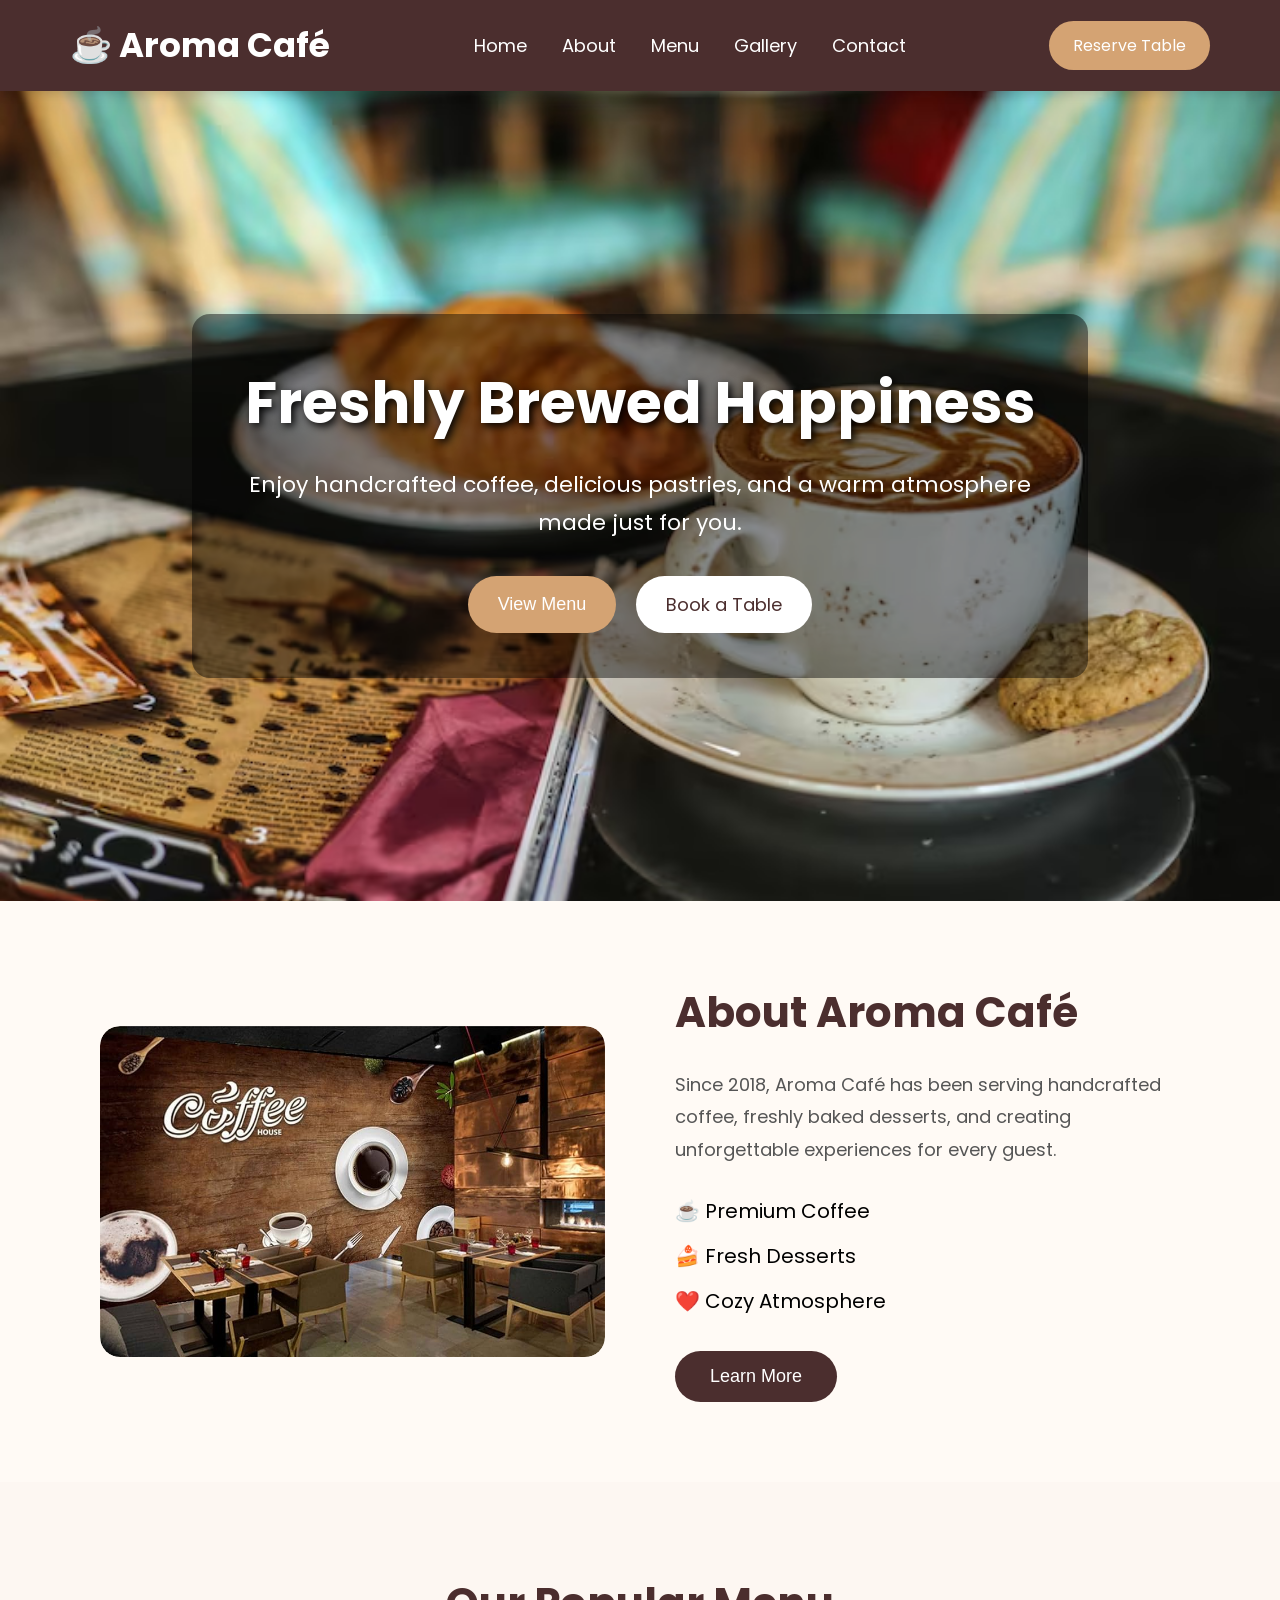
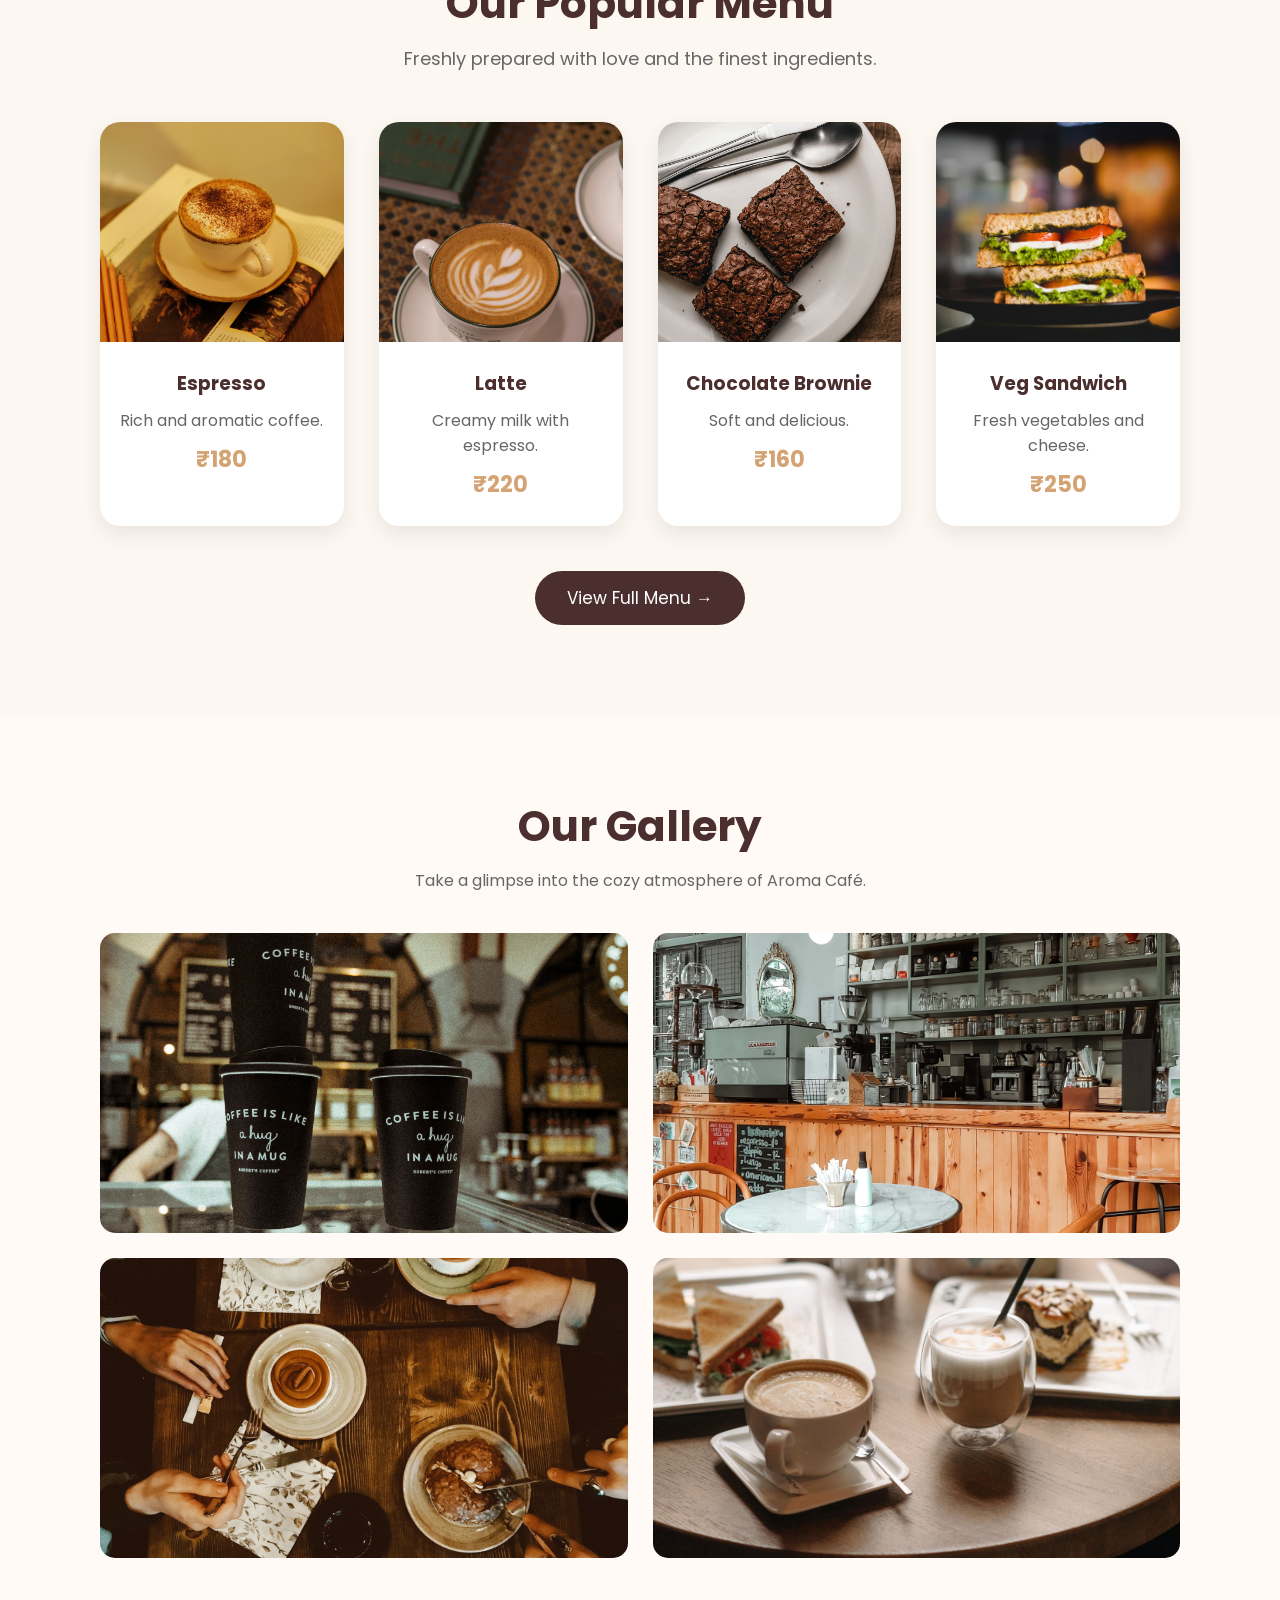
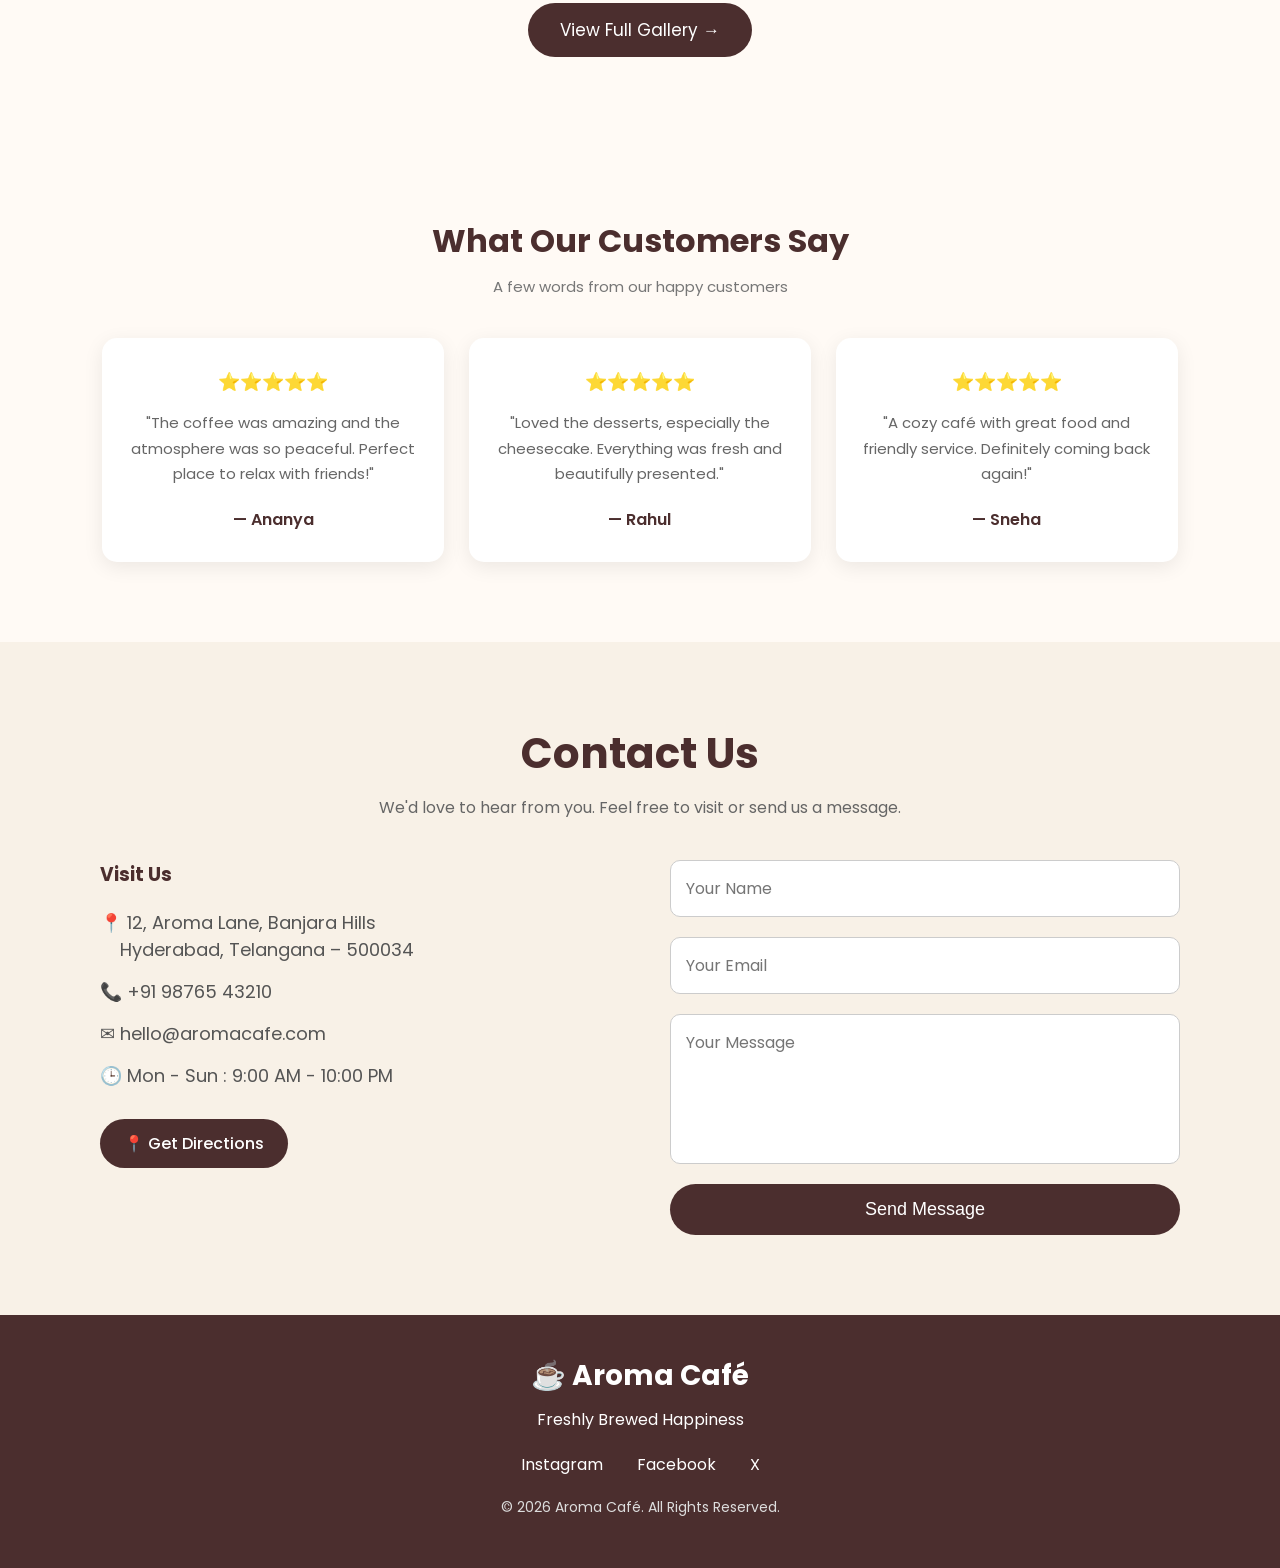
<file: index.html>
<!DOCTYPE html>
<html lang="en">

<head>
    <meta charset="UTF-8">
    <meta name="viewport" content="width=device-width, initial-scale=1.0">

    <title>Aroma Café | Home</title>

    <link
        href="https://fonts.googleapis.com/css2?family=Poppins:wght@300;400;500;600;700&display=swap"
        rel="stylesheet"
    >

    <link rel="stylesheet" href="style.css">
</head>


<body>

    <!-- ================= NAVBAR ================= -->

    <header>
        <nav class="navbar">

            <div class="logo">
                ☕ Aroma Café
            </div>

            <ul class="nav-links">

                <li>
                    <a href="index.html">Home</a>
                </li>

                <li>
                    <a href="#about">About</a>
                </li>

                <li>
                    <a href="menu.html">Menu</a>
                </li>

                <li>
                    <a href="gallery.html">Gallery</a>
                </li>

                <li>
                    <a href="#contact">Contact</a>
                </li>

            </ul>

            <a href="reservation.html" class="btn">
                Reserve Table
            </a>

        </nav>
    </header>


    <!-- ================= HERO ================= -->

    <section id="home" class="hero">

        <div class="hero-content">

            <h1>Freshly Brewed Happiness</h1>

            <p>
                Enjoy handcrafted coffee, delicious pastries,
                and a warm atmosphere made just for you.
            </p>

            <div class="hero-buttons">

                <button class="menu-btn">
                    View Menu
                </button>

                <a href="reservation.html" class="book-btn">
                    Book a Table
                </a>

            </div>

        </div>

    </section>


    <!-- ================= ABOUT ================= -->

    <section id="about" class="about">

        <div class="about-image">

            <img
                src="images/about.jpg"
                alt="Aroma Café Interior"
            >

        </div>


        <div class="about-content">

            <h2>About Aroma Café</h2>

            <p>
                Since 2018, Aroma Café has been serving handcrafted
                coffee, freshly baked desserts, and creating unforgettable
                experiences for every guest.
            </p>

            <div class="features">

                <div>☕ Premium Coffee</div>

                <div>🍰 Fresh Desserts</div>

                <div>❤️ Cozy Atmosphere</div>

            </div>

            <button class="learn-btn">
                Learn More
            </button>

        </div>

    </section>


    <!-- ================= POPULAR MENU ================= -->

    <section class="menu">

        <h2>Our Popular Menu</h2>

        <p class="menu-subtitle">
            Freshly prepared with love and the finest ingredients.
        </p>


        <div class="menu-container">


            <div class="menu-card">

                <img src="images/coffee.jpg" alt="Espresso">

                <h3>Espresso</h3>

                <p>Rich and aromatic coffee.</p>

                <span>₹180</span>

            </div>


            <div class="menu-card">

                <img src="images/latte.jpg" alt="Latte">

                <h3>Latte</h3>

                <p>Creamy milk with espresso.</p>

                <span>₹220</span>

            </div>


            <div class="menu-card">

                <img src="images/brownie.jpg" alt="Chocolate Brownie">

                <h3>Chocolate Brownie</h3>

                <p>Soft and delicious.</p>

                <span>₹160</span>

            </div>


            <div class="menu-card">

                <img src="images/sandwich.jpg" alt="Veg Sandwich">

                <h3>Veg Sandwich</h3>

                <p>Fresh vegetables and cheese.</p>

                <span>₹250</span>

            </div>

        </div>


        <div class="view-more">

            <a href="menu.html">
                View Full Menu →
            </a>

        </div>

    </section>


    <!-- ================= GALLERY PREVIEW ================= -->

    <section class="gallery">

        <h2>Our Gallery</h2>

        <p>
            Take a glimpse into the cozy atmosphere of Aroma Café.
        </p>


        <div class="gallery-container">

            <img src="images/gallery1.jpg" alt="Cafe Gallery Image 1">

            <img src="images/gallery2.jpg" alt="Cafe Gallery Image 2">

            <img src="images/gallery3.jpg" alt="Cafe Gallery Image 3">

            <img src="images/gallery4.jpg" alt="Cafe Gallery Image 4">

        </div>


        <div class="view-more">

            <a href="gallery.html">
                View Full Gallery →
            </a>

        </div>

    </section>

    <!-- ================= TESTIMONIALS ================= -->

<section class="testimonials">

    <h2>What Our Customers Say</h2>

    <p class="section-subtitle">
        A few words from our happy customers
    </p>

    <div class="testimonial-container">

        <div class="testimonial-card">

            <div class="stars">
                ⭐⭐⭐⭐⭐
            </div>

            <p>
                "The coffee was amazing and the atmosphere was
                so peaceful. Perfect place to relax with friends!"
            </p>

            <h3>— Ananya</h3>

        </div>


        <div class="testimonial-card">

            <div class="stars">
                ⭐⭐⭐⭐⭐
            </div>

            <p>
                "Loved the desserts, especially the cheesecake.
                Everything was fresh and beautifully presented."
            </p>

            <h3>— Rahul</h3>

        </div>


        <div class="testimonial-card">

            <div class="stars">
                ⭐⭐⭐⭐⭐
            </div>

            <p>
                "A cozy café with great food and friendly service.
                Definitely coming back again!"
            </p>

            <h3>— Sneha</h3>

        </div>

    </div>

</section>

    <!-- ================= CONTACT ================= -->

    <section id="contact" class="contact">

        <h2>Contact Us</h2>

        <p>
            We'd love to hear from you. Feel free to visit
            or send us a message.
        </p>


        <div class="contact-container">

            <div class="contact-info">

                <h3>Visit Us</h3>

                <p>
                📍 12, Aroma Lane, Banjara Hills<br>
                &nbsp;&nbsp;&nbsp;&nbsp;Hyderabad, Telangana – 500034
                </p>

                <p>📞 +91 98765 43210</p>

                <p>✉ hello@aromacafe.com</p>

                <p>🕒 Mon - Sun : 9:00 AM - 10:00 PM</p>

                <a
                    href="https://www.google.com/maps/search/?api=1&query=12+Aroma+Lane+Banjara+Hills+Hyderabad+Telangana+500034"
                    target="_blank"
                    class="map-btn"
                >
            📍 Get Directions
                </a>

        </div>

            <form class="contact-form">

                <input
                    type="text"
                    placeholder="Your Name"
                >

                <input
                    type="email"
                    placeholder="Your Email"
                >

                <textarea
                    placeholder="Your Message"
                ></textarea>

                <button type="submit">
                    Send Message
                </button>

            </form>

        </div>

    </section>


    <!-- ================= FOOTER ================= -->

    <footer class="footer">

        <div class="footer-content">

            <h3>☕ Aroma Café</h3>

            <p>Freshly Brewed Happiness</p>


            <div class="social-links">

    <a href="https://www.instagram.com/"
       target="_blank"
       aria-label="Instagram">
        Instagram
    </a>

    <a href="https://www.facebook.com/"
       target="_blank"
       aria-label="Facebook">
        Facebook
    </a>

    <a href="https://x.com/"
       target="_blank"
       aria-label="X">
        X
    </a>

</div>


            <p class="copyright">
                © 2026 Aroma Café. All Rights Reserved.
            </p>

        </div>

    </footer>
<button id="backToTop" class="back-to-top">
    ↑
</button>

    <script src="script.js"></script>

</body>

</html>
</file>
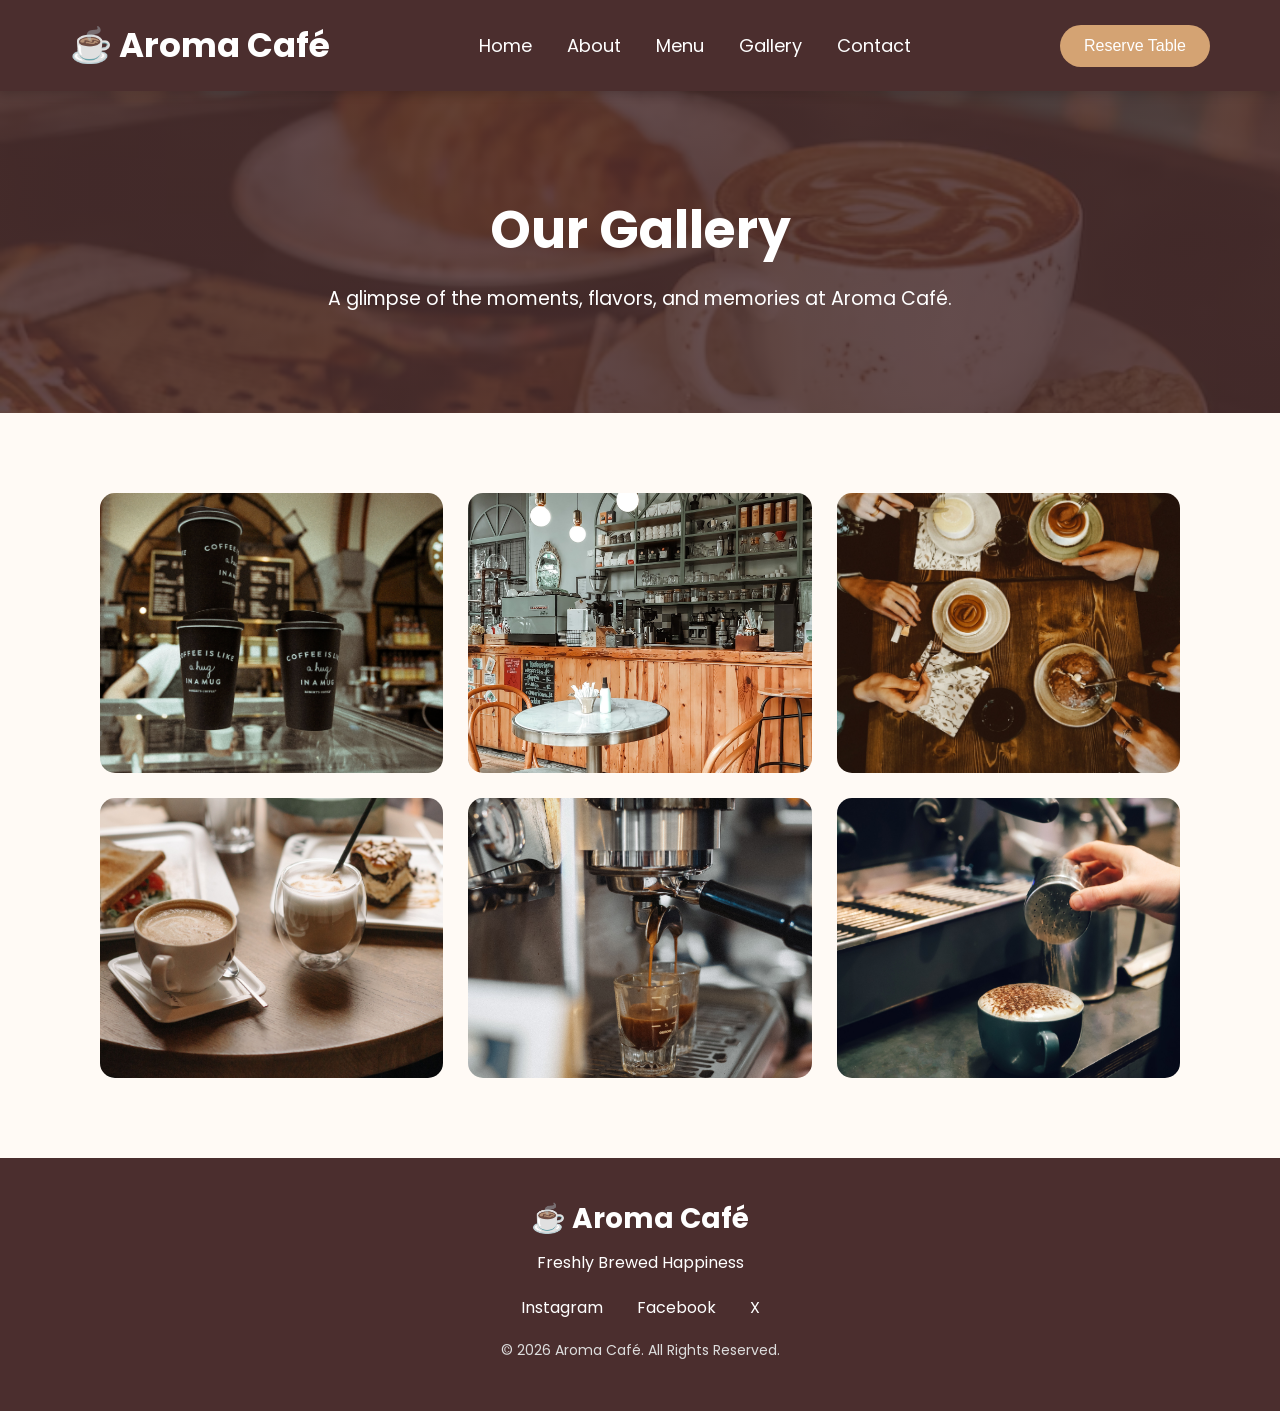
<file: gallery.html>
<!DOCTYPE html>
<html lang="en">

<head>
    <meta charset="UTF-8">

    <meta name="viewport" content="width=device-width, initial-scale=1.0">

    <title>Aroma Café | Gallery</title>

    <link
        href="https://fonts.googleapis.com/css2?family=Poppins:wght@300;400;500;600;700&display=swap"
        rel="stylesheet"
    >

    <link rel="stylesheet" href="style.css">

</head>


<body>


    <!-- ================= NAVBAR ================= -->

    <header>

        <nav class="navbar">

            <div class="logo">
                ☕ Aroma Café
            </div>


            <ul class="nav-links">

                <li>
                    <a href="index.html">Home</a>
                </li>

                <li>
                    <a href="index.html#about">About</a>
                </li>

                <li>
                    <a href="menu.html">Menu</a>
                </li>

                <li>
                    <a href="gallery.html">Gallery</a>
                </li>

                <li>
                    <a href="index.html#contact">Contact</a>
                </li>

            </ul>


            <button class="btn" id="reserveBtn">
                Reserve Table
            </button>

        </nav>

    </header>



    <!-- ================= GALLERY PAGE HEADER ================= -->

    <section class="page-header">

        <h1>Our Gallery</h1>

        <p>
            A glimpse of the moments, flavors, and memories at Aroma Café.
        </p>

    </section>



    <!-- ================= FULL GALLERY ================= -->

    <section class="full-gallery">

        <div class="gallery-container">

            <img src="images/gallery1.jpg" alt="Aroma Cafe Gallery 1">

            <img src="images/gallery2.jpg" alt="Aroma Cafe Gallery 2">

            <img src="images/gallery3.jpg" alt="Aroma Cafe Gallery 3">

            <img src="images/gallery4.jpg" alt="Aroma Cafe Gallery 4">

            <img src="images/gallery5.jpg" alt="Aroma Cafe Gallery 5">

            <img src="images/gallery6.jpg" alt="Aroma Cafe Gallery 6">

        </div>

    </section>



    <!-- ================= FOOTER ================= -->

    <footer class="footer">

        <div class="footer-content">

            <h3>☕ Aroma Café</h3>

            <p>Freshly Brewed Happiness</p>


            <div class="social-links">

    <a href="https://www.instagram.com/"
       target="_blank"
       aria-label="Instagram">
        Instagram
    </a>

    <a href="https://www.facebook.com/"
       target="_blank"
       aria-label="Facebook">
        Facebook
    </a>

    <a href="https://x.com/"
       target="_blank"
       aria-label="X">
        X
    </a>

</div>


            <p class="copyright">
                © 2026 Aroma Café. All Rights Reserved.
            </p>

        </div>

    </footer>

<button id="backToTop" class="back-to-top">
    ↑
</button>
    <script src="script.js"></script>

</body>

</html>
</file>
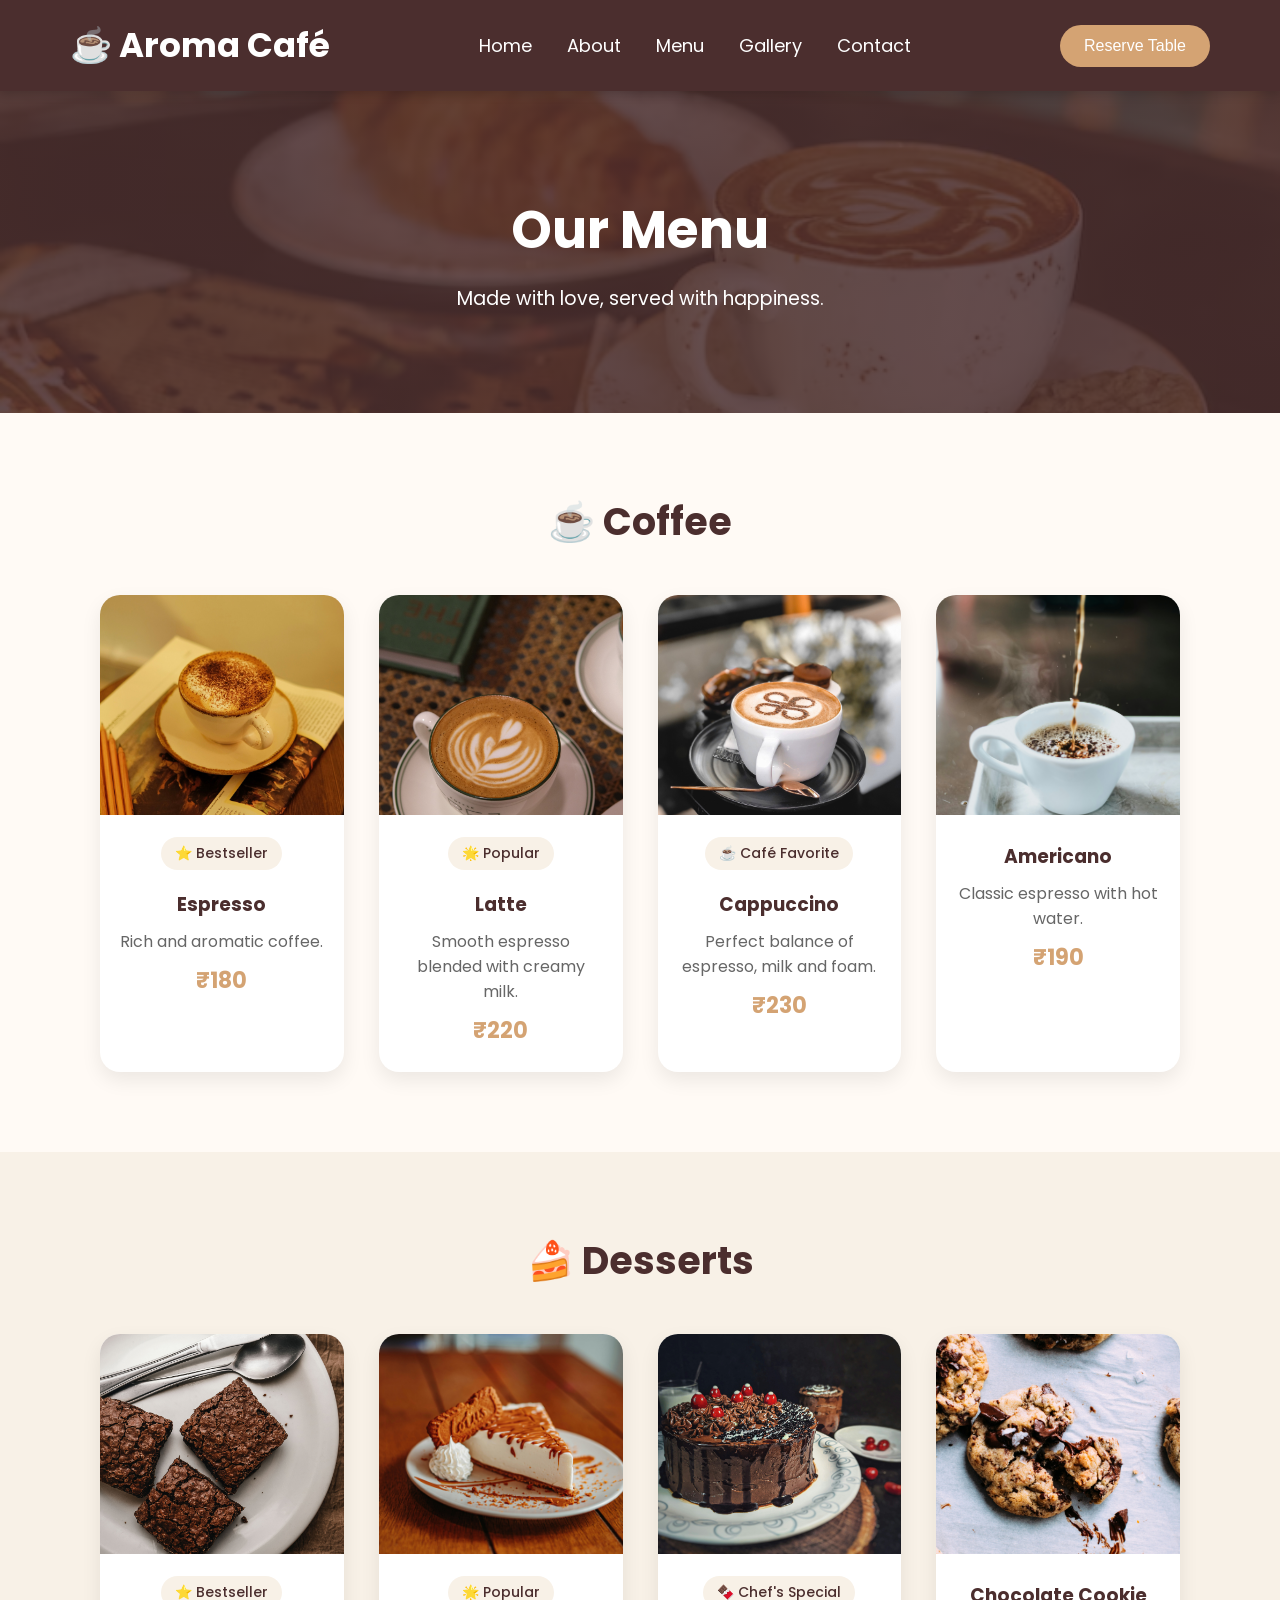
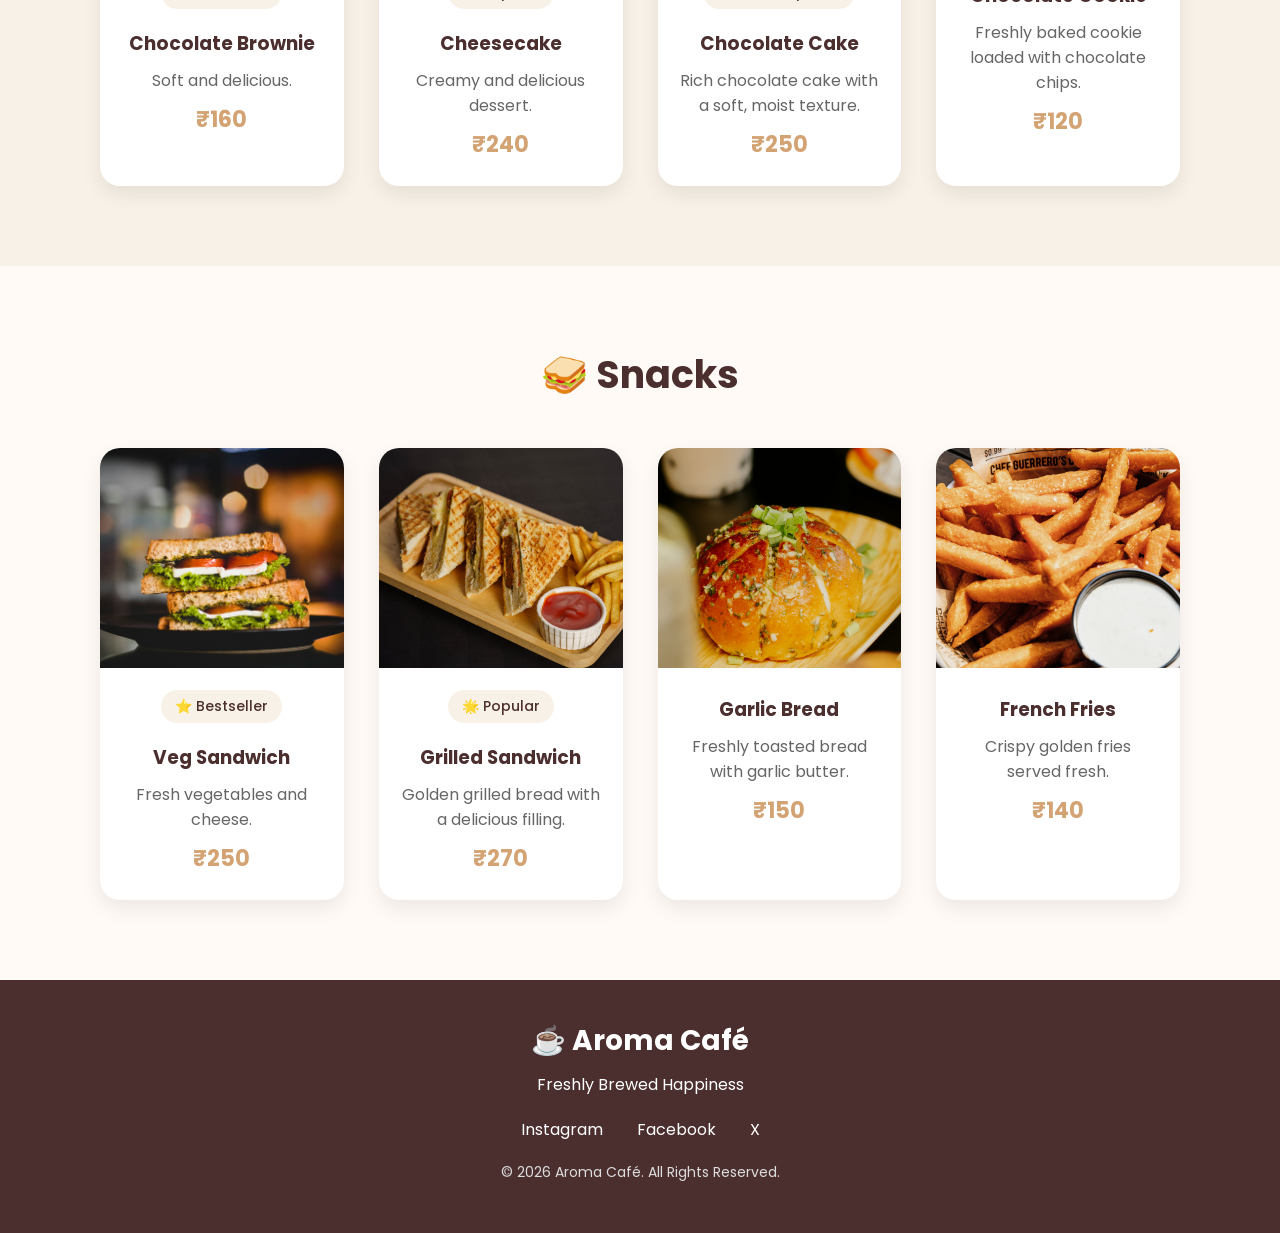
<file: menu.html>
<!DOCTYPE html>
<html lang="en">

<head>
    <meta charset="UTF-8">

    <meta name="viewport" content="width=device-width, initial-scale=1.0">

    <title>Aroma Café | Menu</title>

    <link
        href="https://fonts.googleapis.com/css2?family=Poppins:wght@300;400;500;600;700&display=swap"
        rel="stylesheet"
    >

    <link rel="stylesheet" href="style.css">

</head>


<body>


    <!-- ================= NAVBAR ================= -->

    <header>

        <nav class="navbar">

            <div class="logo">
                ☕ Aroma Café
            </div>


            <ul class="nav-links">

                <li>
                    <a href="index.html">Home</a>
                </li>

                <li>
                    <a href="index.html#about">About</a>
                </li>

                <li>
                    <a href="menu.html">Menu</a>
                </li>

                <li>
                    <a href="gallery.html">Gallery</a>
                </li>

                <li>
                    <a href="index.html#contact">Contact</a>
                </li>

            </ul>


            <button class="btn" id="reserveBtn">
                Reserve Table
            </button>

        </nav>

    </header>



    <!-- ================= MENU PAGE HERO ================= -->

    <section class="page-header">

        <h1>Our Menu</h1>

        <p>
            Made with love, served with happiness.
        </p>

    </section>



    <!-- ================= COFFEE ================= -->

    <section class="menu-page">

        <h2>☕ Coffee</h2>

        <div class="menu-container">

            <div class="menu-card">

                <img src="images/coffee.jpg" alt="Espresso">

                    <div class="menu-label">
                        ⭐ Bestseller
                    </div>

                <h3>Espresso</h3>

                <p>Rich and aromatic coffee.</p>

                <span>₹180</span>

            </div>


            <div class="menu-card">

                <img src="images/latte.jpg" alt="Latte">

                    <div class="menu-label">
                    🌟 Popular
                </div>

            <h3>Latte</h3>

            <p>Smooth espresso blended with creamy milk.</p>

            <span>₹220</span>

            </div>


            <div class="menu-card">

                <img src="images/cappuccino.jpg" alt="Cappuccino">

                <div class="menu-label">
                    ☕ Café Favorite
                </div>

                <h3>Cappuccino</h3>

                <p>Perfect balance of espresso, milk and foam.</p>

                <span>₹230</span>

            </div>


            <div class="menu-card">

                <img src="images/americano.jpg" alt="Americano">

                <h3>Americano</h3>

                <p>Classic espresso with hot water.</p>

                <span>₹190</span>

            </div>

        </div>

    </section>



    <!-- ================= DESSERTS ================= -->

    <section class="menu-page dessert-section">

        <h2>🍰 Desserts</h2>

        <div class="menu-container">


            <div class="menu-card">

                <img src="images/brownie.jpg" alt="Chocolate Brownie">

                <div class="menu-label">
                    ⭐ Bestseller
                </div>

            <h3>Chocolate Brownie</h3>

            <p>Soft and delicious.</p>

            <span>₹160</span>

            </div>


            <div class="menu-card">

                <img src="images/cheesecake.jpg" alt="Cheesecake">

                <div class="menu-label">
                🌟 Popular
                </div>

            <h3>Cheesecake</h3>

            <p>Creamy and delicious dessert.</p>

            <span>₹240</span>

            </div>


            <div class="menu-card">

                <img src="images/chocolate-cake.jpg" alt="Chocolate Cake">

                    <div class="menu-label">
                    🍫 Chef's Special
                    </div>

            <h3>Chocolate Cake</h3>

            <p>Rich chocolate cake with a soft, moist texture.</p>

            <span>₹250</span>

            </div>


            <div class="menu-card">

                <img src="images/cookie.jpg" alt="Chocolate Cookie">

                <h3>Chocolate Cookie</h3>

                <p>Freshly baked cookie loaded with chocolate chips.</p>

                <span>₹120</span>

            </div>

        </div>

    </section>



    <!-- ================= SNACKS ================= -->

    <section class="menu-page">

        <h2>🥪 Snacks</h2>

        <div class="menu-container">


            <div class="menu-card">

                <img src="images/sandwich.jpg" alt="Veg Sandwich">

                <div class="menu-label">
                    ⭐ Bestseller
                </div>

            <h3>Veg Sandwich</h3>

            <p>Fresh vegetables and cheese.</p>

            <span>₹250</span>

            </div>


            <div class="menu-card">

            <img src="images/grilled-sandwich.jpg" alt="Grilled Sandwich">

                <div class="menu-label">
                🌟 Popular
                </div>

            <h3>Grilled Sandwich</h3>

            <p>Golden grilled bread with a delicious filling.</p>

            <span>₹270</span>

            </div>


            <div class="menu-card">

                <img src="images/garlic-bread.jpg" alt="Garlic Bread">

                <h3>Garlic Bread</h3>

                <p>Freshly toasted bread with garlic butter.</p>

                <span>₹150</span>

            </div>


            <div class="menu-card">

                <img src="images/french-fries.jpg" alt="French Fries">

                <h3>French Fries</h3>

                <p>Crispy golden fries served fresh.</p>

                <span>₹140</span>

            </div>

        </div>

    </section>



    <!-- ================= FOOTER ================= -->

    <footer class="footer">

        <div class="footer-content">

            <h3>☕ Aroma Café</h3>

            <p>Freshly Brewed Happiness</p>


           <div class="social-links">

    <a href="https://www.instagram.com/"
       target="_blank"
       aria-label="Instagram">
        Instagram
    </a>

    <a href="https://www.facebook.com/"
       target="_blank"
       aria-label="Facebook">
        Facebook
    </a>

    <a href="https://x.com/"
       target="_blank"
       aria-label="X">
        X
    </a>

</div>


            <p class="copyright">
                © 2026 Aroma Café. All Rights Reserved.
            </p>

        </div>

    </footer>
<button id="backToTop" class="back-to-top">
    ↑
</button>

    <script src="script.js"></script>

</body>

</html>
</file>
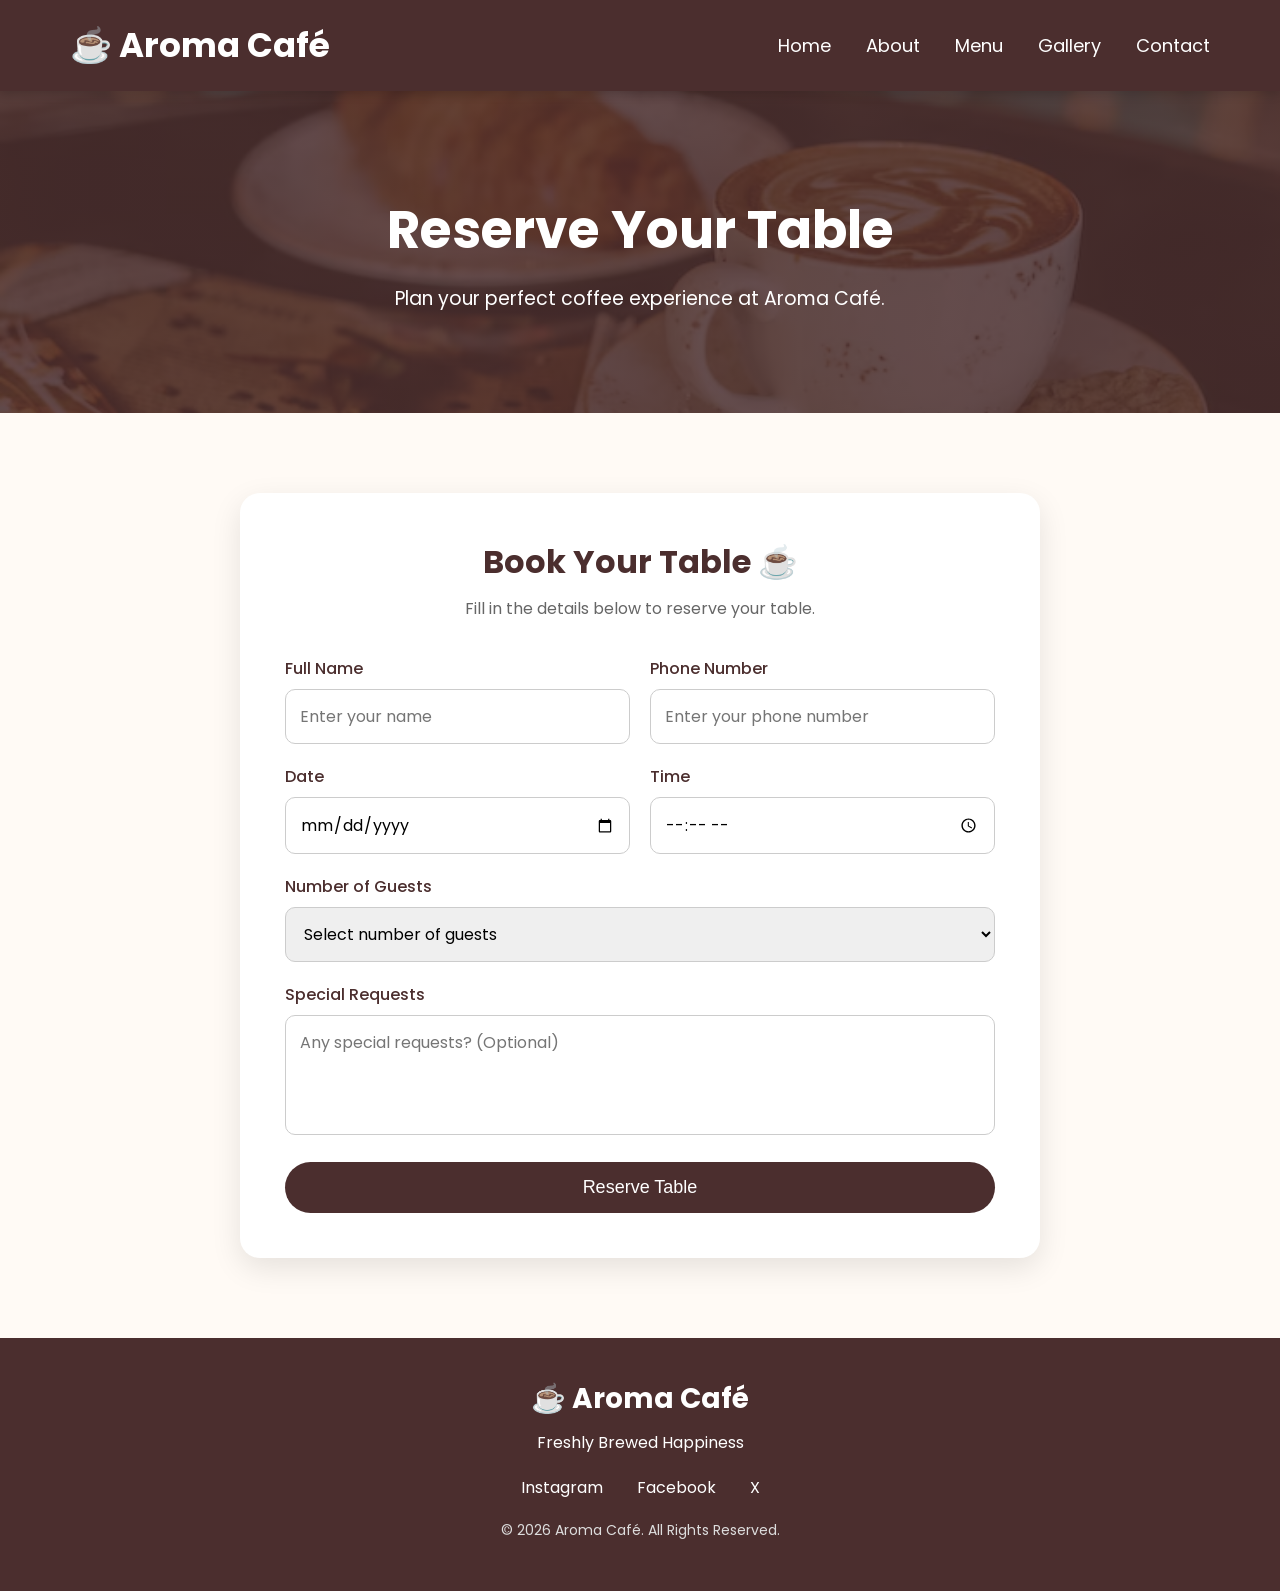
<file: reservation.html>
<!DOCTYPE html>
<html lang="en">

<head>

    <meta charset="UTF-8">

    <meta name="viewport" content="width=device-width, initial-scale=1.0">

    <title>Reserve a Table | Aroma Café</title>

    <link
        href="https://fonts.googleapis.com/css2?family=Poppins:wght@300;400;500;600;700&display=swap"
        rel="stylesheet"
    >

    <link rel="stylesheet" href="style.css">

</head>


<body>


    <!-- ================= NAVBAR ================= -->

    <header>

        <nav class="navbar">

            <div class="logo">
                ☕ Aroma Café
            </div>

            <ul class="nav-links">

                <li>
                    <a href="index.html">Home</a>
                </li>

                <li>
                    <a href="index.html#about">About</a>
                </li>

                <li>
                    <a href="menu.html">Menu</a>
                </li>

                <li>
                    <a href="gallery.html">Gallery</a>
                </li>

                <li>
                    <a href="index.html#contact">Contact</a>
                </li>

            </ul>

        </nav>

    </header>



    <!-- ================= RESERVATION HEADER ================= -->

    <section class="page-header">

        <h1>Reserve Your Table</h1>

        <p>
            Plan your perfect coffee experience at Aroma Café.
        </p>

    </section>



    <!-- ================= RESERVATION FORM ================= -->

    <section class="reservation">

        <div class="reservation-container">

            <h2>Book Your Table ☕</h2>

            <p>
                Fill in the details below to reserve your table.
            </p>


            <form id="reservationForm">


                <div class="form-row">

                    <div class="form-group">

                        <label for="name">
                            Full Name
                        </label>

                        <input
                            type="text"
                            id="name"
                            placeholder="Enter your name"
                        >

                    </div>


                    <div class="form-group">

                        <label for="phone">
                            Phone Number
                        </label>

                        <input
                            type="tel"
                            id="phone"
                            placeholder="Enter your phone number"
                        >

                    </div>

                </div>



                <div class="form-row">

                    <div class="form-group">

                        <label for="date">
                            Date
                        </label>

                        <input
                            type="date"
                            id="date"
                        >

                    </div>


                    <div class="form-group">

                        <label for="time">
                            Time
                        </label>

                        <input type="time" id="time" min="09:00" max="22:00" required>

                    </div>

                </div>



                <div class="form-group">

                    <label for="guests">
                        Number of Guests
                    </label>

                    <select id="guests">

                        <option value="">
                            Select number of guests
                        </option>

                        <option value="1">
                            1 Guest
                        </option>

                        <option value="2">
                            2 Guests
                        </option>

                        <option value="3">
                            3 Guests
                        </option>

                        <option value="4">
                            4 Guests
                        </option>

                        <option value="5">
                            5 Guests
                        </option>

                        <option value="6">
                            6 Guests
                        </option>

                    </select>

                </div>



                <div class="form-group">

                    <label for="requests">
                        Special Requests
                    </label>

                    <textarea
                        id="requests"
                        placeholder="Any special requests? (Optional)"
                    ></textarea>

                </div>



                <button
                    type="submit"
                    class="reserve-submit"
                >
                    Reserve Table
                </button>
                <div id="reservationSuccess" class="reservation-success">

    <h3>🎉 Reservation Confirmed!</h3>

    <p id="successMessage"></p>

    <div class="booking-details">

        <p>📅 <strong>Date:</strong> <span id="successDate"></span></p>

        <p>🕒 <strong>Time:</strong> <span id="successTime"></span></p>

        <p>👥 <strong>Guests:</strong> <span id="successGuests"></span></p>

    </div>

    <p class="success-thanks">
        We look forward to seeing you at Aroma Café! ☕
    </p>

</div>


            </form>

        </div>

    </section>



    <!-- ================= FOOTER ================= -->

    <footer class="footer">

        <div class="footer-content">

            <h3>☕ Aroma Café</h3>

            <p>
                Freshly Brewed Happiness
            </p>

           <div class="social-links">

    <a href="https://www.instagram.com/"
       target="_blank"
       aria-label="Instagram">
        Instagram
    </a>

    <a href="https://www.facebook.com/"
       target="_blank"
       aria-label="Facebook">
        Facebook
    </a>

    <a href="https://x.com/"
       target="_blank"
       aria-label="X">
        X
    </a>

</div>

            <p class="copyright">
                © 2026 Aroma Café. All Rights Reserved.
            </p>

        </div>

    </footer>

<button id="backToTop" class="back-to-top">
    ↑
</button>

    <script src="script.js"></script>

</body>

</html>
</file>
<file: style.css>
/* =========================
       GLOBAL STYLES
========================= */

* {
    margin: 0;
    padding: 0;
    box-sizing: border-box;
}

html {
    scroll-behavior: smooth;
}

body {
    font-family: 'Poppins', sans-serif;
}


/* =========================
          NAVBAR
========================= */

.navbar {
    display: flex;
    justify-content: space-between;
    align-items: center;

    padding: 20px 70px;

    background: #4b2e2e;
    color: white;

    position: sticky;
    top: 0;

    z-index: 1000;

    box-shadow:
        0 3px 10px rgba(0, 0, 0, 0.15);
}


.logo {
    font-size: 34px;
    font-weight: 700;
}


.nav-links {
    display: flex;
    list-style: none;
    gap: 35px;
}


.nav-links a {
    text-decoration: none;
    color: white;

    font-size: 18px;

    position: relative;

    transition: 0.3s;
}


.nav-links a::after {
    content: "";

    position: absolute;

    width: 0;
    height: 2px;

    left: 50%;
    bottom: -6px;

    background: #d4a373;

    transition: 0.3s;
}


.nav-links a:hover {
    color: #d4a373;
}


.nav-links a:hover::after {
    width: 100%;
    left: 0;
}


/* =========================
          BUTTON
========================= */

.btn {
    background: #d4a373;
    color: white;

    border: none;

    padding: 12px 24px;

    border-radius: 30px;

    cursor: pointer;

    font-size: 16px;

    transition: 0.3s;

    text-decoration: none;
}


.btn:hover {
    background: #b5835a;

    transform: translateY(-2px);

    text-decoration: none;
}


/* =========================
            HERO
========================= */

.hero {
    height: 90vh;

    background-image:
        url("images/hero.jpg");

    background-size: cover;
    background-position: center;

    display: flex;

    justify-content: center;
    align-items: center;

    text-align: center;
}


.hero-content {
    width: 70%;
    max-width: 900px;

    background: rgba(0, 0, 0, 0.45);

    color: white;

    padding: 45px;

    border-radius: 18px;

    animation: fadeUp 1s ease-out;
}


.hero-content h1 {
    font-size: 58px;

    margin-bottom: 20px;

    text-shadow:
        3px 3px 8px black;
}


.hero-content p {
    font-size: 22px;

    margin-bottom: 35px;

    line-height: 1.7;
}


.hero-buttons {
    display: flex;

    justify-content: center;

    gap: 20px;
}


.menu-btn,
.book-btn {
    padding: 15px 30px;

    border: none;

    border-radius: 30px;

    font-size: 18px;

    cursor: pointer;

    transition:
        transform 0.3s ease,
        box-shadow 0.3s ease;
}


.menu-btn {
    background: #d4a373;
    color: white;
}


.book-btn {
    background: white;
    color: #4b2e2e;

    text-decoration: none;
}


.menu-btn:hover,
.book-btn:hover {
    transform: translateY(-4px);

    box-shadow:
        0 8px 15px rgba(0, 0, 0, 0.2);

    text-decoration: none;
}


/* =========================
            ABOUT
========================= */

.about {
    display: flex;

    justify-content: space-between;
    align-items: center;

    padding: 80px 100px;

    gap: 70px;

    background: #fffaf5;
}


.about-image {
    flex: 1;

    overflow: hidden;

    border-radius: 20px;
}


.about-image img {
    width: 100%;

    display: block;

    border-radius: 20px;

    box-shadow:
        0 10px 25px rgba(0, 0, 0, 0.2);

    transition:
        transform 0.5s ease;
}


.about-image:hover img {
    transform: scale(1.03);
}


.about-content {
    flex: 1;
}


.about-content h2 {
    font-size: 42px;

    color: #4b2e2e;

    margin-bottom: 25px;
}


.about-content p {
    font-size: 18px;

    line-height: 1.8;

    color: #555;

    margin-bottom: 30px;
}


.features {
    display: grid;

    grid-template-columns: 1fr;

    gap: 15px;

    margin-bottom: 35px;

    font-size: 20px;
}


.learn-btn {
    background: #4b2e2e;

    color: white;

    border: none;

    padding: 15px 35px;

    border-radius: 30px;

    cursor: pointer;

    font-size: 18px;

    transition: 0.3s;
}


.learn-btn:hover {
    background: #6d4034;

    transform: translateY(-3px);
}


/* =========================
             MENU
========================= */

.menu {
    padding: 90px 100px;

    background: #fdf7f2;

    text-align: center;
}


.menu h2 {
    font-size: 42px;

    color: #4b2e2e;

    margin-bottom: 10px;
}


.menu-subtitle {
    color: #666;

    margin-bottom: 50px;

    font-size: 18px;
}


.menu-container {
    display: grid;

    grid-template-columns:
        repeat(4, 1fr);

    gap: 35px;
}


.menu-card {
    background: white;

    border-radius: 20px;

    overflow: hidden;

    box-shadow:
        0 8px 20px rgba(0, 0, 0, 0.08);

    transition:
        transform 0.3s ease,
        box-shadow 0.3s ease;
}


.menu-card:hover {
    transform: translateY(-8px);

    box-shadow:
        0 15px 30px rgba(0, 0, 0, 0.15);
}


.menu-card img {
    width: 100%;

    height: 220px;

    object-fit: cover;

    transition:
        transform 0.5s ease;
}


.menu-card:hover img {
    transform: scale(1.05);
}


.menu-card h3 {
    margin-top: 20px;

    color: #4b2e2e;
}


.menu-card p {
    color: #666;

    padding: 10px 20px;
}


.menu-card span {
    display: block;

    font-size: 22px;

    color: #d4a373;

    font-weight: bold;

    margin-bottom: 25px;
}


/* =========================
        MENU LABELS
========================= */

.menu-label {
    display: inline-block;

    margin-top: 15px;

    padding: 6px 14px;

    background: #f8f1e7;

    color: #4b2e2e;

    border-radius: 20px;

    font-size: 14px;

    font-weight: 500;
}


/* =========================
          GALLERY
========================= */

.gallery {
    padding: 80px 100px;

    text-align: center;

    background: #fffaf5;
}


.gallery h2 {
    font-size: 42px;

    color: #4b2e2e;

    margin-bottom: 10px;
}


.gallery > p {
    color: #666;

    margin-bottom: 40px;
}


.gallery-container {
    display: grid;

    grid-template-columns:
        repeat(2, 1fr);

    gap: 25px;
}


.gallery-container img {
    width: 100%;

    height: 300px;

    object-fit: cover;

    border-radius: 15px;

    transition:
        transform 0.4s ease,
        box-shadow 0.4s ease;
}


.gallery-container img:hover {
    transform: scale(1.03);

    box-shadow:
        0 12px 25px rgba(0, 0, 0, 0.2);
}


/* =========================
          CONTACT
========================= */

.contact {
    padding: 80px 100px;

    background: #f8f1e7;

    text-align: center;
}


.contact h2 {
    font-size: 42px;

    color: #4b2e2e;

    margin-bottom: 10px;
}


.contact > p {
    color: #666;

    margin-bottom: 40px;
}


.contact-container {
    display: flex;

    justify-content: space-between;

    gap: 60px;

    align-items: flex-start;
}


.contact-info {
    flex: 1;

    text-align: left;
}


.contact-info h3 {
    color: #4b2e2e;

    margin-bottom: 20px;
}


.contact-info p {
    margin-bottom: 15px;

    font-size: 18px;

    color: #555;
}


/* =========================
       GET DIRECTIONS
========================= */

.contact-info .map-btn {
    display: inline-block;

    margin-top: 15px;

    padding: 12px 24px;

    background: #4b2e2e;

    color: white;

    text-decoration: none;

    border-radius: 25px;

    font-weight: 500;

    transition: 0.3s;
}


.contact-info .map-btn:hover {
    background: #d4a373;

    color: white;

    text-decoration: none;

    transform: translateY(-3px);
}


/* =========================
        CONTACT FORM
========================= */

.contact-form {
    flex: 1;

    display: flex;

    flex-direction: column;

    gap: 20px;
}


.contact-form input,
.contact-form textarea {
    padding: 15px;

    border: 1px solid #ccc;

    border-radius: 10px;

    font-size: 16px;

    outline: none;

    font-family: inherit;

    transition:
        border-color 0.3s ease,
        box-shadow 0.3s ease;
}


.contact-form input:focus,
.contact-form textarea:focus {
    border-color: #d4a373;

    box-shadow:
        0 0 0 3px rgba(212, 163, 115, 0.2);
}


.contact-form textarea {
    height: 150px;

    resize: none;
}


.contact-form button {
    background: #4b2e2e;

    color: white;

    border: none;

    padding: 15px;

    border-radius: 30px;

    cursor: pointer;

    font-size: 18px;

    transition: 0.3s;
}


.contact-form button:hover {
    background: #d4a373;

    transform: translateY(-3px);
}


/* =========================
           FOOTER
========================= */

.footer {
    background: #4b2e2e;

    color: white;

    padding: 40px 20px;

    text-align: center;
}


.footer h3 {
    font-size: 28px;

    margin-bottom: 10px;
}


.footer p {
    margin: 10px 0;
}


.social-links {
    margin: 20px 0;
}


.social-links a {
    color: white;

    text-decoration: none;

    margin: 0 15px;

    transition: 0.3s;
}


.social-links a:hover {
    color: #d4a373;
}


.copyright {
    margin-top: 20px;

    font-size: 14px;

    color: #ddd;
}


/* =========================
          ANIMATION
========================= */

@keyframes fadeUp {

    from {
        opacity: 0;

        transform:
            translateY(40px);
    }

    to {
        opacity: 1;

        transform:
            translateY(0);
    }

}


/* =========================
        VIEW MORE BUTTON
========================= */

.view-more {
    margin-top: 45px;

    text-align: center;
}


.view-more a {
    display: inline-block;

    background: #4b2e2e;

    color: white;

    text-decoration: none;

    padding: 14px 32px;

    border-radius: 30px;

    font-size: 17px;

    transition:
        background 0.3s ease,
        transform 0.3s ease,
        box-shadow 0.3s ease;
}


.view-more a:hover {
    background: #d4a373;

    transform: translateY(-4px);

    box-shadow:
        0 8px 18px rgba(0, 0, 0, 0.15);
}


/* =========================
        PAGE HEADER
========================= */

.page-header {
    background:
        linear-gradient(
            rgba(75, 46, 46, 0.85),
            rgba(75, 46, 46, 0.85)
        ),
        url("images/hero.jpg");

    background-size: cover;

    background-position: center;

    color: white;

    text-align: center;

    padding: 100px 20px;
}


.page-header h1 {
    font-size: 52px;

    margin-bottom: 15px;
}


.page-header p {
    font-size: 19px;
}


/* =========================
        FULL MENU PAGE
========================= */

.menu-page {
    padding: 80px 100px;

    background: #fffaf5;

    text-align: center;
}


.menu-page h2 {
    font-size: 38px;

    color: #4b2e2e;

    margin-bottom: 45px;
}


.dessert-section {
    background: #f8f1e7;
}


/* =========================
        FULL GALLERY
========================= */

.full-gallery {
    padding: 80px 100px;

    background: #fffaf5;
}


.full-gallery .gallery-container {
    grid-template-columns:
        repeat(3, 1fr);
}


.full-gallery .gallery-container img {
    height: 280px;
}


/* =========================
        RESERVATION PAGE
========================= */

.reservation {
    padding: 80px 20px;

    background: #fffaf5;
}


.reservation-container {
    max-width: 800px;

    margin: auto;

    background: white;

    padding: 45px;

    border-radius: 20px;

    box-shadow:
        0 10px 30px rgba(0, 0, 0, 0.1);
}


.reservation-container h2 {
    text-align: center;

    font-size: 32px;

    color: #4b2e2e;

    margin-bottom: 10px;
}


.reservation-container > p {
    text-align: center;

    color: #666;

    margin-bottom: 35px;
}


.form-row {
    display: flex;

    gap: 20px;
}


.form-group {
    flex: 1;

    margin-bottom: 20px;
}


.form-group label {
    display: block;

    color: #4b2e2e;

    font-weight: 500;

    margin-bottom: 8px;
}


.form-group input,
.form-group select,
.form-group textarea {
    width: 100%;

    padding: 14px;

    border: 1px solid #ccc;

    border-radius: 10px;

    font-family: inherit;

    font-size: 16px;

    outline: none;

    transition: 0.3s;
}


.form-group input:focus,
.form-group select:focus,
.form-group textarea:focus {
    border-color: #d4a373;

    box-shadow:
        0 0 0 3px rgba(212, 163, 115, 0.2);
}


.form-group textarea {
    height: 120px;

    resize: none;
}


.reserve-submit {
    width: 100%;

    padding: 15px;

    border: none;

    border-radius: 30px;

    background: #4b2e2e;

    color: white;

    font-size: 18px;

    cursor: pointer;

    transition: 0.3s;
}


.reserve-submit:hover {
    background: #d4a373;

    transform: translateY(-3px);
}


/* =========================
   RESERVATION SUCCESS
========================= */

.reservation-success {
    display: none;

    margin-top: 25px;

    padding: 20px;

    background: #f8f1e7;

    border: 1px solid #d4a373;

    border-radius: 12px;

    text-align: center;
}


.reservation-success h3 {
    color: #4b2e2e;

    margin-bottom: 8px;

    font-size: 22px;
}


.reservation-success p {
    color: #666;

    margin: 0;

    font-size: 15px;
}


/* =========================
       BOOKING DETAILS
========================= */

.booking-details {
    margin-top: 15px;

    padding: 15px;

    background: white;

    border-radius: 10px;

    text-align: left;
}


.booking-details p {
    margin: 8px 0;

    color: #555;
}


.booking-details strong {
    color: #4b2e2e;
}


.success-thanks {
    margin-top: 15px;

    color: #4b2e2e;

    font-weight: 500;
}


/* =========================
       RESPONSIVE DESIGN
========================= */

@media (max-width: 900px) {

    .navbar {
        padding: 20px 30px;
    }


    .nav-links {
        gap: 20px;
    }


    .nav-links a {
        font-size: 16px;
    }


    .logo {
        font-size: 26px;
    }


    .about {
        flex-direction: column;

        padding: 60px 40px;
    }


    .menu {
        padding: 70px 40px;
    }


    .menu-container {
        grid-template-columns:
            repeat(2, 1fr);
    }


    .gallery {
        padding: 70px 40px;
    }


    .contact {
        padding: 70px 40px;
    }


    .contact-container {
        flex-direction: column;
    }


    .contact-info,
    .contact-form {
        width: 100%;
    }


    .menu-page {
        padding: 70px 40px;
    }


    .full-gallery {
        padding: 70px 40px;
    }


    .full-gallery .gallery-container {
        grid-template-columns:
            repeat(2, 1fr);
    }

}


/* =========================
        MOBILE DESIGN
========================= */

@media (max-width: 600px) {
    .testimonial-container {

    grid-template-columns: 1fr;

}

.testimonials {

    padding: 60px 20px;

}

    .navbar {
    flex-direction: column;
    gap: 18px;
    padding: 18px 20px;
}

.nav-links {
    flex-wrap: wrap;
    justify-content: center;
    gap: 12px 20px;
}

.nav-links a {
    font-size: 15px;
}

    .btn {
        padding: 10px 20px;
    }


    .hero {
        height: 85vh;
    }


    .hero-content {
        width: 90%;

        padding: 30px 20px;
    }


    .hero-content h1 {
        font-size: 38px;
    }


    .hero-content p {
        font-size: 17px;
    }


    .hero-buttons {
        flex-direction: column;

        align-items: center;
    }


    .about {
        padding: 60px 25px;

        gap: 40px;
    }


    .about-content h2 {
        font-size: 34px;
    }


    .menu {
        padding: 60px 25px;
    }


    .menu-container {
        grid-template-columns: 1fr;
    }


    .gallery {
        padding: 60px 25px;
    }


    .gallery-container {
        grid-template-columns: 1fr;
    }


    .contact {
        padding: 60px 25px;
    }


    .page-header {
        padding: 80px 20px;
    }


    .page-header h1 {
        font-size: 40px;
    }


    .menu-page {
        padding: 60px 25px;
    }


    .menu-page h2 {
        font-size: 32px;
    }


    .full-gallery {
        padding: 60px 25px;
    }


    .full-gallery .gallery-container {
        grid-template-columns: 1fr;
    }


    .form-row {
        flex-direction: column;

        gap: 0;
    }


    .reservation {
        padding: 50px 20px;
    }


    .reservation-container {
        padding: 30px 20px;
    }

}
/* =========================
       BACK TO TOP BUTTON
========================= */

.back-to-top {

    position: fixed;

    right: 25px;
    bottom: 25px;

    width: 50px;
    height: 50px;

    border: none;

    border-radius: 50%;

    background: #4b2e2e;

    color: white;

    font-size: 24px;

    cursor: pointer;

    display: none;

    align-items: center;
    justify-content: center;

    box-shadow:
        0 5px 15px rgba(0, 0, 0, 0.2);

    transition:
        background 0.3s ease,
        transform 0.3s ease;

    z-index: 999;
}


.back-to-top:hover {

    background: #d4a373;

    transform: translateY(-4px);

}/* =========================
       TESTIMONIALS
========================= */

.testimonials {

    padding: 80px 8%;

    background: #fffaf5;

    text-align: center;

}


.testimonials h2 {

    color: #4b2e2e;

    font-size: 32px;

    margin-bottom: 10px;

}


.section-subtitle {

    color: #777;

    margin-bottom: 40px;

    font-size: 15px;

}


.testimonial-container {

    display: grid;

    grid-template-columns:
        repeat(3, 1fr);

    gap: 25px;

}


.testimonial-card {

    background: white;

    padding: 30px 25px;

    border-radius: 15px;

    box-shadow:
        0 5px 20px
        rgba(0, 0, 0, 0.08);

    transition:
        transform 0.3s ease,
        box-shadow 0.3s ease;

}


.testimonial-card:hover {

    transform: translateY(-8px);

    box-shadow:
        0 10px 25px
        rgba(0, 0, 0, 0.12);

}


.stars {

    font-size: 18px;

    margin-bottom: 15px;

}


.testimonial-card p {

    color: #666;

    font-size: 15px;

    line-height: 1.7;

    margin-bottom: 20px;

}


.testimonial-card h3 {

    color: #4b2e2e;

    font-size: 16px;

    font-weight: 600;

}
</file>
